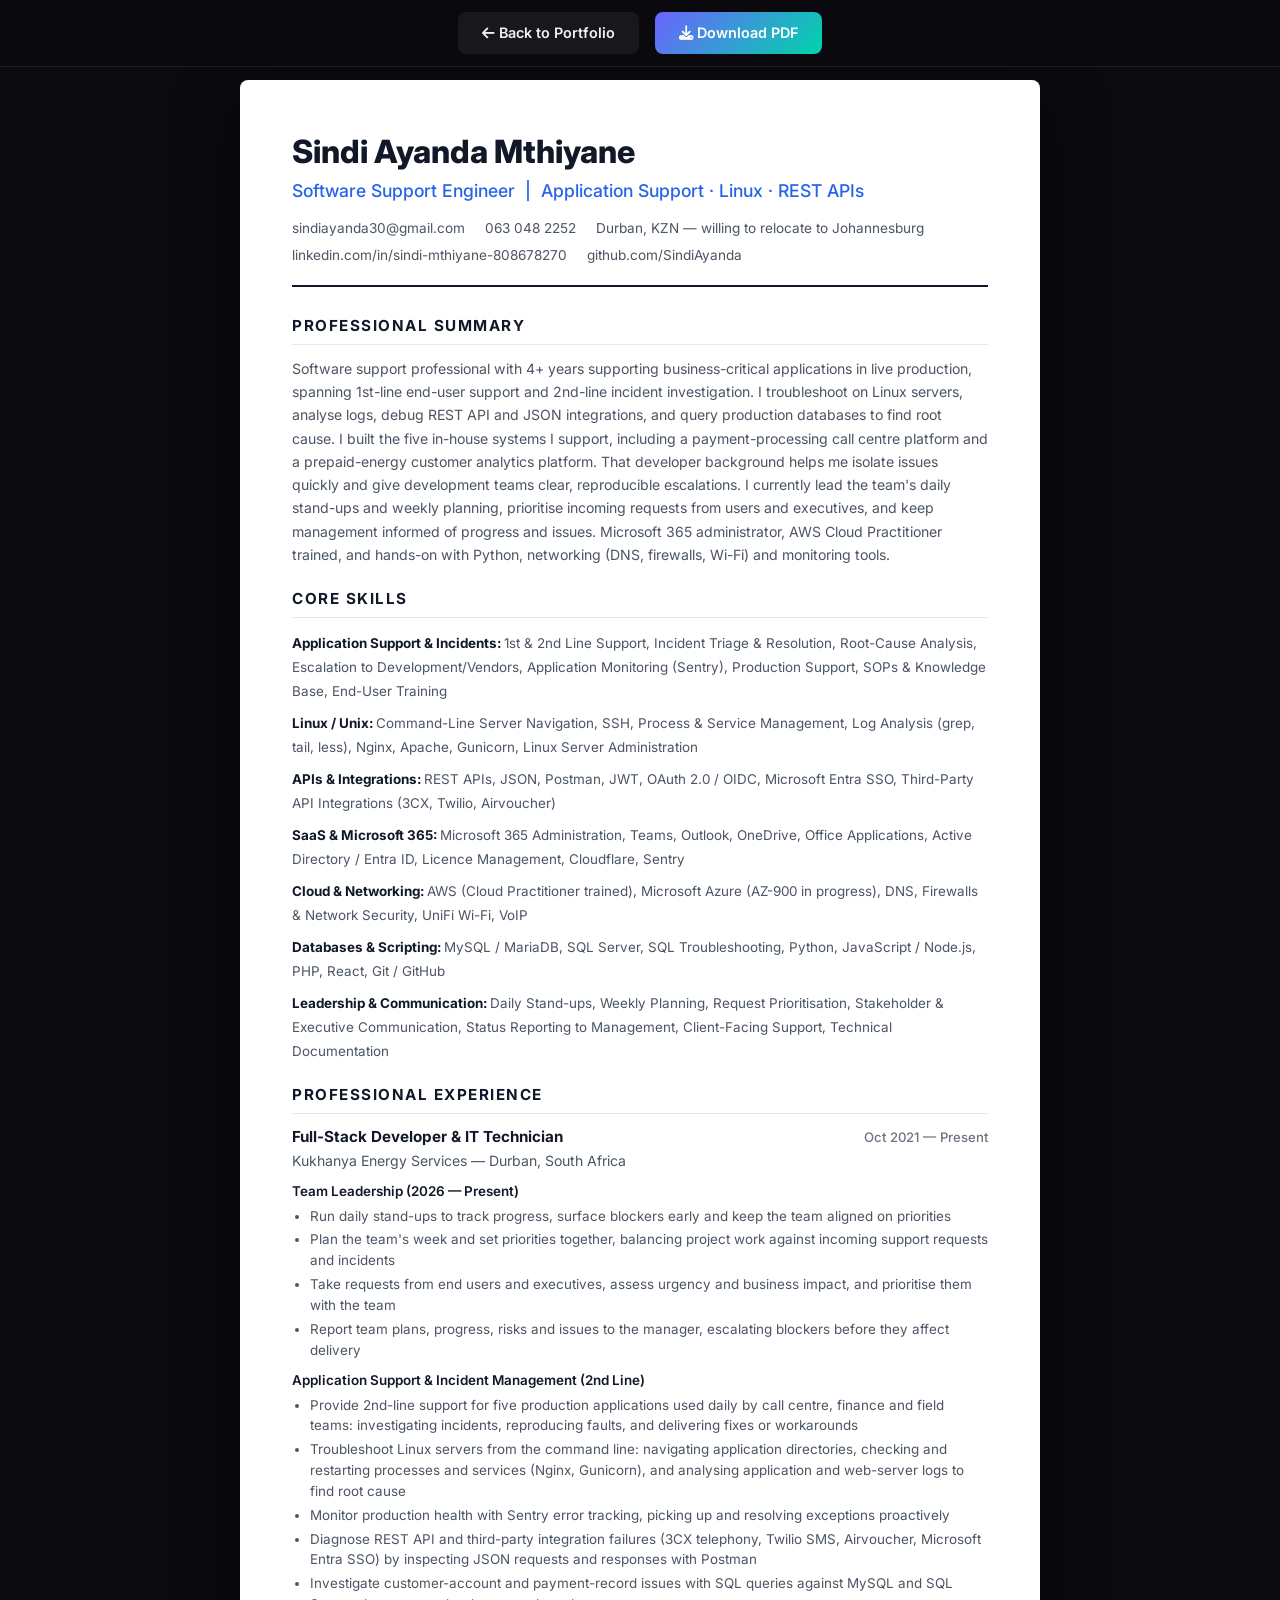
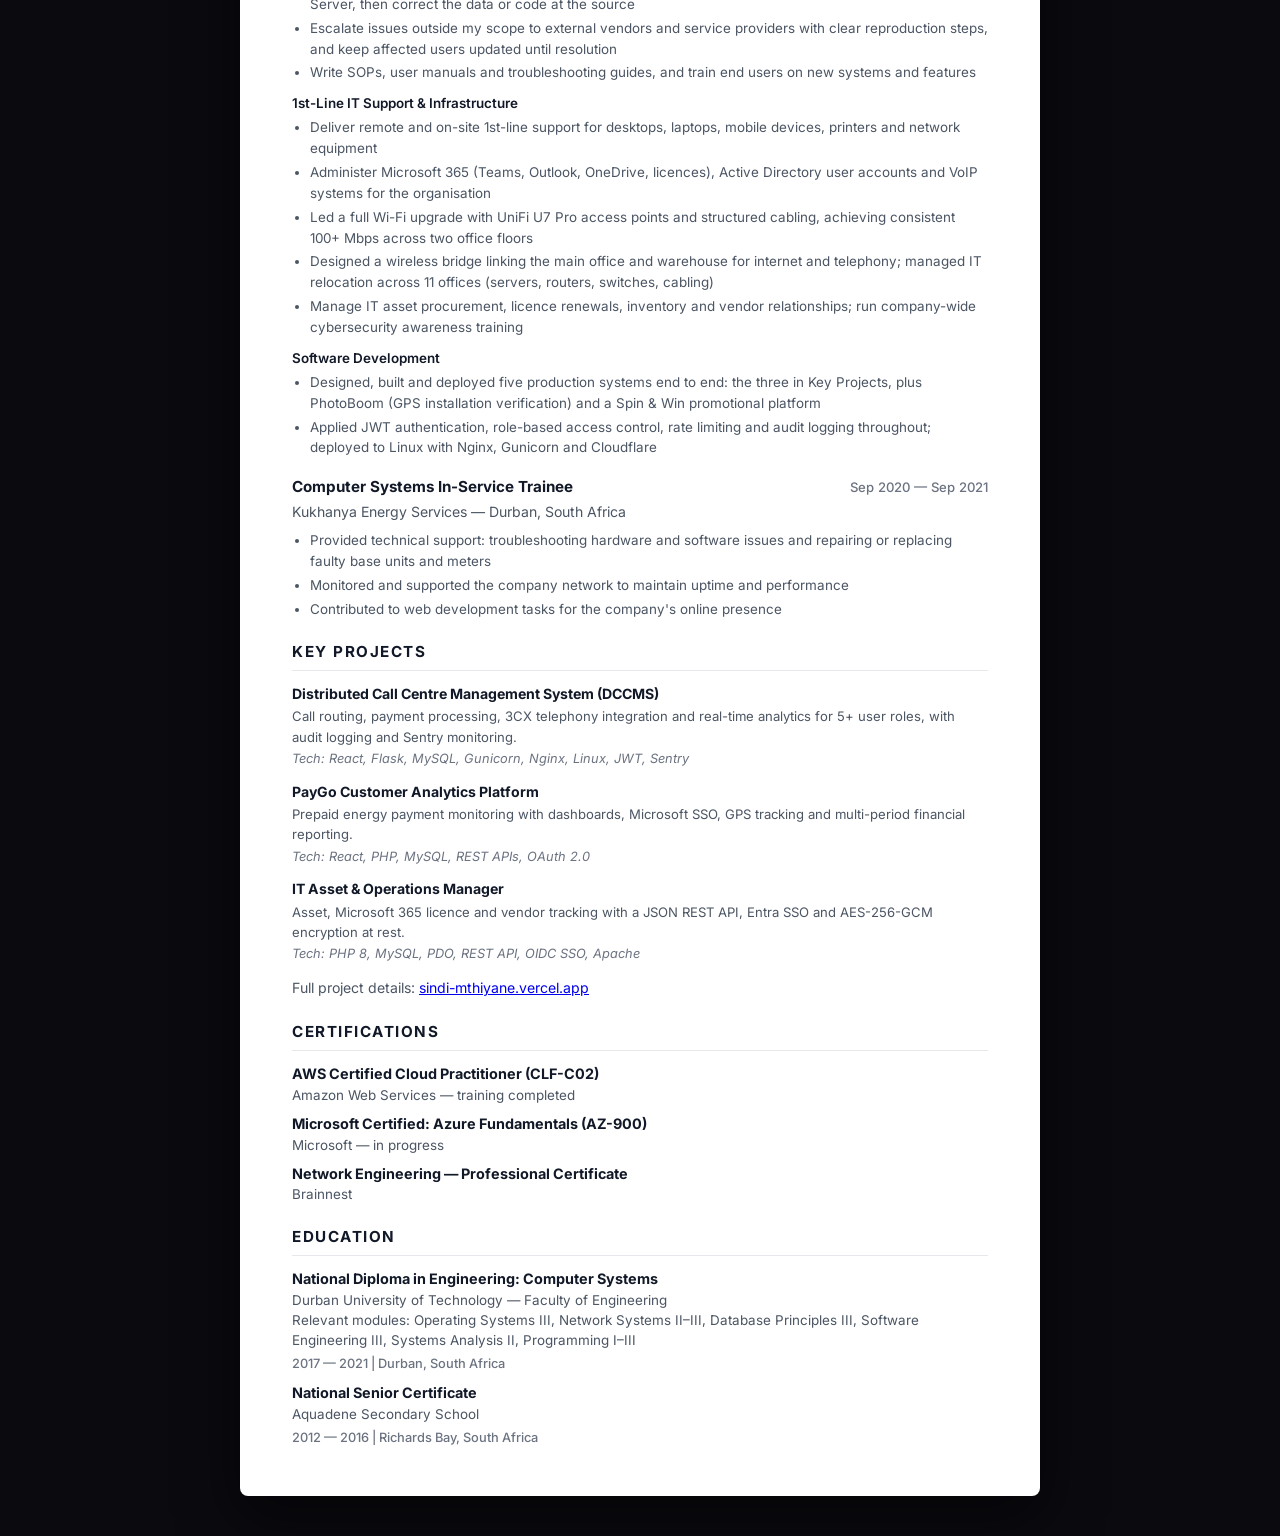
<file: cv-support.html>
<!DOCTYPE html>
<html lang="en">
<head>
    <meta charset="UTF-8">
    <meta name="viewport" content="width=device-width, initial-scale=1.0">
    <title>CV — Sindi Ayanda Mthiyane | Software Support Engineer</title>
    <link rel="icon" type="image/svg+xml" href="favicon.svg">
    <link href="https://fonts.googleapis.com/css2?family=Inter:wght@300;400;500;600;700;800&display=swap" rel="stylesheet">
    <link rel="stylesheet" href="https://cdnjs.cloudflare.com/ajax/libs/font-awesome/6.5.1/css/all.min.css">

    <!-- Microsoft Clarity — visitor analytics and session replay -->
    <script>
        (function (c, l, a, r, i, t, y) {
            if (l.location.hostname === "localhost" || l.location.hostname === "127.0.0.1") return;
            c[a] = c[a] || function () { (c[a].q = c[a].q || []).push(arguments) };
            t = l.createElement(r); t.async = 1; t.src = "https://www.clarity.ms/tag/" + i;
            y = l.getElementsByTagName(r)[0]; y.parentNode.insertBefore(t, y);
            c[a]("set", "host", l.location.hostname);
        })(window, document, "clarity", "script", "xxrcp3ax26");
    </script>

    <style>
        *, *::before, *::after { margin: 0; padding: 0; box-sizing: border-box; }

        :root {
            --primary: #2563eb;
            --bg: #0a0a0f;
            --bg-page: #fff;
            --text: #111827;
            --text-light: #4b5563;
            --text-muted: #6b7280;
            --border: #e5e7eb;
        }

        body {
            font-family: 'Inter', 'Segoe UI', Arial, sans-serif;
            background: var(--bg);
            color: var(--text);
            line-height: 1.5;
            -webkit-font-smoothing: antialiased;
        }

        .cv-actions {
            position: fixed;
            top: 0; left: 0; right: 0;
            z-index: 100;
            background: rgba(10, 10, 15, 0.95);
            backdrop-filter: blur(20px);
            border-bottom: 1px solid rgba(255,255,255,0.08);
            padding: 12px 24px;
            display: flex;
            justify-content: center;
            gap: 16px;
        }

        .cv-actions a, .cv-actions button {
            padding: 10px 24px;
            border-radius: 8px;
            font-size: 0.9rem;
            font-weight: 600;
            cursor: pointer;
            text-decoration: none;
            transition: 0.3s ease;
            border: none;
            font-family: inherit;
        }

        .btn-back {
            background: rgba(255,255,255,0.06);
            color: #f0f0f5;
            border: 1px solid rgba(255,255,255,0.1);
        }
        .btn-back:hover { border-color: rgba(255,255,255,0.25); }

        .btn-print {
            background: linear-gradient(135deg, #6c63ff, #00d4aa);
            color: white;
        }
        .btn-print:hover { transform: translateY(-1px); box-shadow: 0 4px 15px rgba(108,99,255,0.4); }

        /* ===== ATS-Friendly CV Layout ===== */
        .cv-page {
            max-width: 800px;
            margin: 80px auto 40px;
            background: var(--bg-page);
            border-radius: 8px;
            overflow: hidden;
            box-shadow: 0 20px 60px rgba(0,0,0,0.5);
            padding: 48px 52px;
        }

        /* Header — Simple, left-aligned for ATS */
        .cv-name {
            font-size: 2rem;
            font-weight: 800;
            color: var(--text);
            margin-bottom: 2px;
        }

        .cv-title {
            font-size: 1.1rem;
            font-weight: 500;
            color: var(--primary);
            margin-bottom: 14px;
        }

        .cv-contact {
            display: flex;
            flex-wrap: wrap;
            gap: 6px 20px;
            font-size: 0.85rem;
            color: var(--text-light);
            margin-bottom: 28px;
            padding-bottom: 20px;
            border-bottom: 2px solid var(--text);
        }

        .cv-contact span {
            white-space: nowrap;
        }

        .cv-contact a {
            color: var(--text-light);
            text-decoration: none;
        }

        /* Sections */
        .cv-section {
            margin-bottom: 22px;
        }

        .cv-section:last-child { margin-bottom: 0; }

        .cv-section h2 {
            font-size: 0.95rem;
            font-weight: 700;
            text-transform: uppercase;
            letter-spacing: 1.5px;
            color: var(--text);
            padding-bottom: 6px;
            border-bottom: 1.5px solid var(--border);
            margin-bottom: 12px;
        }

        /* Summary */
        .cv-summary {
            font-size: 0.88rem;
            color: var(--text-light);
            line-height: 1.65;
        }

        /* Experience entries */
        .cv-entry {
            margin-bottom: 18px;
        }
        .cv-entry:last-child { margin-bottom: 0; }

        .cv-entry-header {
            display: flex;
            justify-content: space-between;
            align-items: baseline;
            flex-wrap: wrap;
            gap: 4px;
            margin-bottom: 2px;
        }

        .cv-entry-title {
            font-size: 0.95rem;
            font-weight: 700;
            color: var(--text);
        }

        .cv-entry-date {
            font-size: 0.82rem;
            color: var(--text-muted);
            font-weight: 500;
        }

        .cv-entry-company {
            font-size: 0.88rem;
            color: var(--text-light);
            margin-bottom: 8px;
        }

        .cv-entry-subtitle {
            font-size: 0.84rem;
            font-weight: 600;
            color: var(--text);
            margin-top: 10px;
            margin-bottom: 4px;
        }

        .cv-entry ul {
            padding-left: 18px;
            list-style: disc;
        }

        .cv-entry li {
            font-size: 0.84rem;
            color: var(--text-light);
            line-height: 1.55;
            margin-bottom: 3px;
        }

        /* Skills — simple inline for ATS */
        .cv-skills-list {
            margin-bottom: 8px;
        }

        .cv-skills-list strong {
            font-size: 0.84rem;
            color: var(--text);
        }

        .cv-skills-list span {
            font-size: 0.84rem;
            color: var(--text-light);
        }

        /* Projects — simple list for ATS */
        .cv-project-entry {
            margin-bottom: 12px;
        }
        .cv-project-entry:last-child { margin-bottom: 0; }

        .cv-project-entry h3 {
            font-size: 0.88rem;
            font-weight: 700;
            color: var(--text);
            margin-bottom: 2px;
        }

        .cv-project-entry p {
            font-size: 0.82rem;
            color: var(--text-light);
            line-height: 1.55;
            margin-bottom: 2px;
        }

        .cv-project-entry .cv-tech-line {
            font-size: 0.8rem;
            color: var(--text-muted);
            font-style: italic;
        }

        /* Education */
        .cv-edu-entry {
            margin-bottom: 8px;
        }
        .cv-edu-entry:last-child { margin-bottom: 0; }

        .cv-edu-entry h3 {
            font-size: 0.9rem;
            font-weight: 700;
            color: var(--text);
        }

        .cv-edu-entry p {
            font-size: 0.84rem;
            color: var(--text-light);
        }

        .cv-edu-entry .cv-entry-date {
            font-size: 0.8rem;
        }

        /* ===== Print Styles ===== */
        @media print {
            body { background: white; }
            .cv-actions { display: none; }
            .cv-page {
                margin: 0;
                box-shadow: none;
                border-radius: 0;
                padding: 36px 44px;
            }
            @page { margin: 0.4in 0; size: A4; }
            .cv-entry { break-inside: avoid; }
            .cv-project-entry { break-inside: avoid; }
        }

        @media (max-width: 600px) {
            .cv-page { padding: 28px 24px; }
            .cv-name { font-size: 1.6rem; }
            .cv-entry-header { flex-direction: column; }
        }
    </style>
</head>
<body>
    <div class="cv-actions">
        <a href="index.html" class="btn-back"><i class="fas fa-arrow-left"></i> Back to Portfolio</a>
        <button class="btn-print" onclick="window.print()"><i class="fas fa-download"></i> Download PDF</button>
    </div>

    <div class="cv-page">
        <!-- Header -->
        <h1 class="cv-name">Sindi Ayanda Mthiyane</h1>
        <div class="cv-title">Software Support Engineer &nbsp;|&nbsp; Application Support · Linux · REST APIs</div>
        <div class="cv-contact">
            <span>sindiayanda30@gmail.com</span>
            <span>063 048 2252</span>
            <span>Durban, KZN — willing to relocate to Johannesburg</span>
            <span><a href="https://linkedin.com/in/sindi-mthiyane-808678270">linkedin.com/in/sindi-mthiyane-808678270</a></span>
            <span><a href="https://github.com/SindiAyanda">github.com/SindiAyanda</a></span>
        </div>

        <!-- Professional Summary -->
        <div class="cv-section">
            <h2>Professional Summary</h2>
            <p class="cv-summary">
                Software support professional with 4+ years supporting business-critical applications
                in live production, spanning 1st-line end-user support and 2nd-line incident investigation.
                I troubleshoot on Linux servers, analyse logs, debug REST API and JSON integrations, and
                query production databases to find root cause. I built the five in-house systems I
                support, including a payment-processing call centre platform and a prepaid-energy customer
                analytics platform. That developer background helps me isolate issues quickly and give
                development teams clear, reproducible escalations. I currently lead the team's daily
                stand-ups and weekly planning, prioritise incoming requests from users and executives, and
                keep management informed of progress and issues. Microsoft 365 administrator, AWS Cloud
                Practitioner trained, and hands-on with Python, networking (DNS, firewalls, Wi-Fi) and
                monitoring tools.
            </p>
        </div>

        <!-- Core Skills -->
        <div class="cv-section">
            <h2>Core Skills</h2>
            <div class="cv-skills-list">
                <strong>Application Support &amp; Incidents: </strong><span>1st &amp; 2nd Line Support, Incident Triage &amp; Resolution, Root-Cause Analysis, Escalation to Development/Vendors, Application Monitoring (Sentry), Production Support, SOPs &amp; Knowledge Base, End-User Training</span>
            </div>
            <div class="cv-skills-list">
                <strong>Linux / Unix: </strong><span>Command-Line Server Navigation, SSH, Process &amp; Service Management, Log Analysis (grep, tail, less), Nginx, Apache, Gunicorn, Linux Server Administration</span>
            </div>
            <div class="cv-skills-list">
                <strong>APIs &amp; Integrations: </strong><span>REST APIs, JSON, Postman, JWT, OAuth 2.0 / OIDC, Microsoft Entra SSO, Third-Party API Integrations (3CX, Twilio, Airvoucher)</span>
            </div>
            <div class="cv-skills-list">
                <strong>SaaS &amp; Microsoft 365: </strong><span>Microsoft 365 Administration, Teams, Outlook, OneDrive, Office Applications, Active Directory / Entra ID, Licence Management, Cloudflare, Sentry</span>
            </div>
            <div class="cv-skills-list">
                <strong>Cloud &amp; Networking: </strong><span>AWS (Cloud Practitioner trained), Microsoft Azure (AZ-900 in progress), DNS, Firewalls &amp; Network Security, UniFi Wi-Fi, VoIP</span>
            </div>
            <div class="cv-skills-list">
                <strong>Databases &amp; Scripting: </strong><span>MySQL / MariaDB, SQL Server, SQL Troubleshooting, Python, JavaScript / Node.js, PHP, React, Git / GitHub</span>
            </div>
            <div class="cv-skills-list">
                <strong>Leadership &amp; Communication: </strong><span>Daily Stand-ups, Weekly Planning, Request Prioritisation, Stakeholder &amp; Executive Communication, Status Reporting to Management, Client-Facing Support, Technical Documentation</span>
            </div>
        </div>

        <!-- Professional Experience -->
        <div class="cv-section">
            <h2>Professional Experience</h2>

            <div class="cv-entry">
                <div class="cv-entry-header">
                    <span class="cv-entry-title">Full-Stack Developer &amp; IT Technician</span>
                    <span class="cv-entry-date">Oct 2021 — Present</span>
                </div>
                <div class="cv-entry-company">Kukhanya Energy Services — Durban, South Africa</div>

                <div class="cv-entry-subtitle">Team Leadership (2026 — Present)</div>
                <ul>
                    <li>Run daily stand-ups to track progress, surface blockers early and keep the team aligned on priorities</li>
                    <li>Plan the team's week and set priorities together, balancing project work against incoming support requests and incidents</li>
                    <li>Take requests from end users and executives, assess urgency and business impact, and prioritise them with the team</li>
                    <li>Report team plans, progress, risks and issues to the manager, escalating blockers before they affect delivery</li>
                </ul>

                <div class="cv-entry-subtitle">Application Support &amp; Incident Management (2nd Line)</div>
                <ul>
                    <li>Provide 2nd-line support for five production applications used daily by call centre, finance and field teams: investigating incidents, reproducing faults, and delivering fixes or workarounds</li>
                    <li>Troubleshoot Linux servers from the command line: navigating application directories, checking and restarting processes and services (Nginx, Gunicorn), and analysing application and web-server logs to find root cause</li>
                    <li>Monitor production health with Sentry error tracking, picking up and resolving exceptions proactively</li>
                    <li>Diagnose REST API and third-party integration failures (3CX telephony, Twilio SMS, Airvoucher, Microsoft Entra SSO) by inspecting JSON requests and responses with Postman</li>
                    <li>Investigate customer-account and payment-record issues with SQL queries against MySQL and SQL Server, then correct the data or code at the source</li>
                    <li>Escalate issues outside my scope to external vendors and service providers with clear reproduction steps, and keep affected users updated until resolution</li>
                    <li>Write SOPs, user manuals and troubleshooting guides, and train end users on new systems and features</li>
                </ul>

                <div class="cv-entry-subtitle">1st-Line IT Support &amp; Infrastructure</div>
                <ul>
                    <li>Deliver remote and on-site 1st-line support for desktops, laptops, mobile devices, printers and network equipment</li>
                    <li>Administer Microsoft 365 (Teams, Outlook, OneDrive, licences), Active Directory user accounts and VoIP systems for the organisation</li>
                    <li>Led a full Wi-Fi upgrade with UniFi U7 Pro access points and structured cabling, achieving consistent 100+ Mbps across two office floors</li>
                    <li>Designed a wireless bridge linking the main office and warehouse for internet and telephony; managed IT relocation across 11 offices (servers, routers, switches, cabling)</li>
                    <li>Manage IT asset procurement, licence renewals, inventory and vendor relationships; run company-wide cybersecurity awareness training</li>
                </ul>

                <div class="cv-entry-subtitle">Software Development</div>
                <ul>
                    <li>Designed, built and deployed five production systems end to end: the three in Key Projects, plus PhotoBoom (GPS installation verification) and a Spin &amp; Win promotional platform</li>
                    <li>Applied JWT authentication, role-based access control, rate limiting and audit logging throughout; deployed to Linux with Nginx, Gunicorn and Cloudflare</li>
                </ul>
            </div>

            <div class="cv-entry">
                <div class="cv-entry-header">
                    <span class="cv-entry-title">Computer Systems In-Service Trainee</span>
                    <span class="cv-entry-date">Sep 2020 — Sep 2021</span>
                </div>
                <div class="cv-entry-company">Kukhanya Energy Services — Durban, South Africa</div>
                <ul>
                    <li>Provided technical support: troubleshooting hardware and software issues and repairing or replacing faulty base units and meters</li>
                    <li>Monitored and supported the company network to maintain uptime and performance</li>
                    <li>Contributed to web development tasks for the company's online presence</li>
                </ul>
            </div>
        </div>

        <!-- Key Projects -->
        <div class="cv-section">
            <h2>Key Projects</h2>

            <div class="cv-project-entry">
                <h3>Distributed Call Centre Management System (DCCMS)</h3>
                <p>Call routing, payment processing, 3CX telephony integration and real-time analytics for 5+ user roles, with audit logging and Sentry monitoring.</p>
                <p class="cv-tech-line">Tech: React, Flask, MySQL, Gunicorn, Nginx, Linux, JWT, Sentry</p>
            </div>

            <div class="cv-project-entry">
                <h3>PayGo Customer Analytics Platform</h3>
                <p>Prepaid energy payment monitoring with dashboards, Microsoft SSO, GPS tracking and multi-period financial reporting.</p>
                <p class="cv-tech-line">Tech: React, PHP, MySQL, REST APIs, OAuth 2.0</p>
            </div>

            <div class="cv-project-entry">
                <h3>IT Asset &amp; Operations Manager</h3>
                <p>Asset, Microsoft 365 licence and vendor tracking with a JSON REST API, Entra SSO and AES-256-GCM encryption at rest.</p>
                <p class="cv-tech-line">Tech: PHP 8, MySQL, PDO, REST API, OIDC SSO, Apache</p>
            </div>

            <p class="cv-summary">Full project details: <a href="https://sindi-mthiyane.vercel.app/#projects">sindi-mthiyane.vercel.app</a></p>
        </div>

        <!-- Certifications -->
        <div class="cv-section">
            <h2>Certifications</h2>
            <div class="cv-edu-entry">
                <h3>AWS Certified Cloud Practitioner (CLF-C02)</h3>
                <p>Amazon Web Services — training completed</p>
            </div>
            <div class="cv-edu-entry">
                <h3>Microsoft Certified: Azure Fundamentals (AZ-900)</h3>
                <p>Microsoft — in progress</p>
            </div>
            <div class="cv-edu-entry">
                <h3>Network Engineering — Professional Certificate</h3>
                <p>Brainnest</p>
            </div>
        </div>

        <!-- Education -->
        <div class="cv-section">
            <h2>Education</h2>
            <div class="cv-edu-entry">
                <h3>National Diploma in Engineering: Computer Systems</h3>
                <p>Durban University of Technology — Faculty of Engineering</p>
                <p>Relevant modules: Operating Systems III, Network Systems II–III, Database Principles III,
                Software Engineering III, Systems Analysis II, Programming I–III</p>
                <span class="cv-entry-date">2017 — 2021 | Durban, South Africa</span>
            </div>
            <div class="cv-edu-entry">
                <h3>National Senior Certificate</h3>
                <p>Aquadene Secondary School</p>
                <span class="cv-entry-date">2012 — 2016 | Richards Bay, South Africa</span>
            </div>
        </div>
    </div>
</body>
</html>
</file>
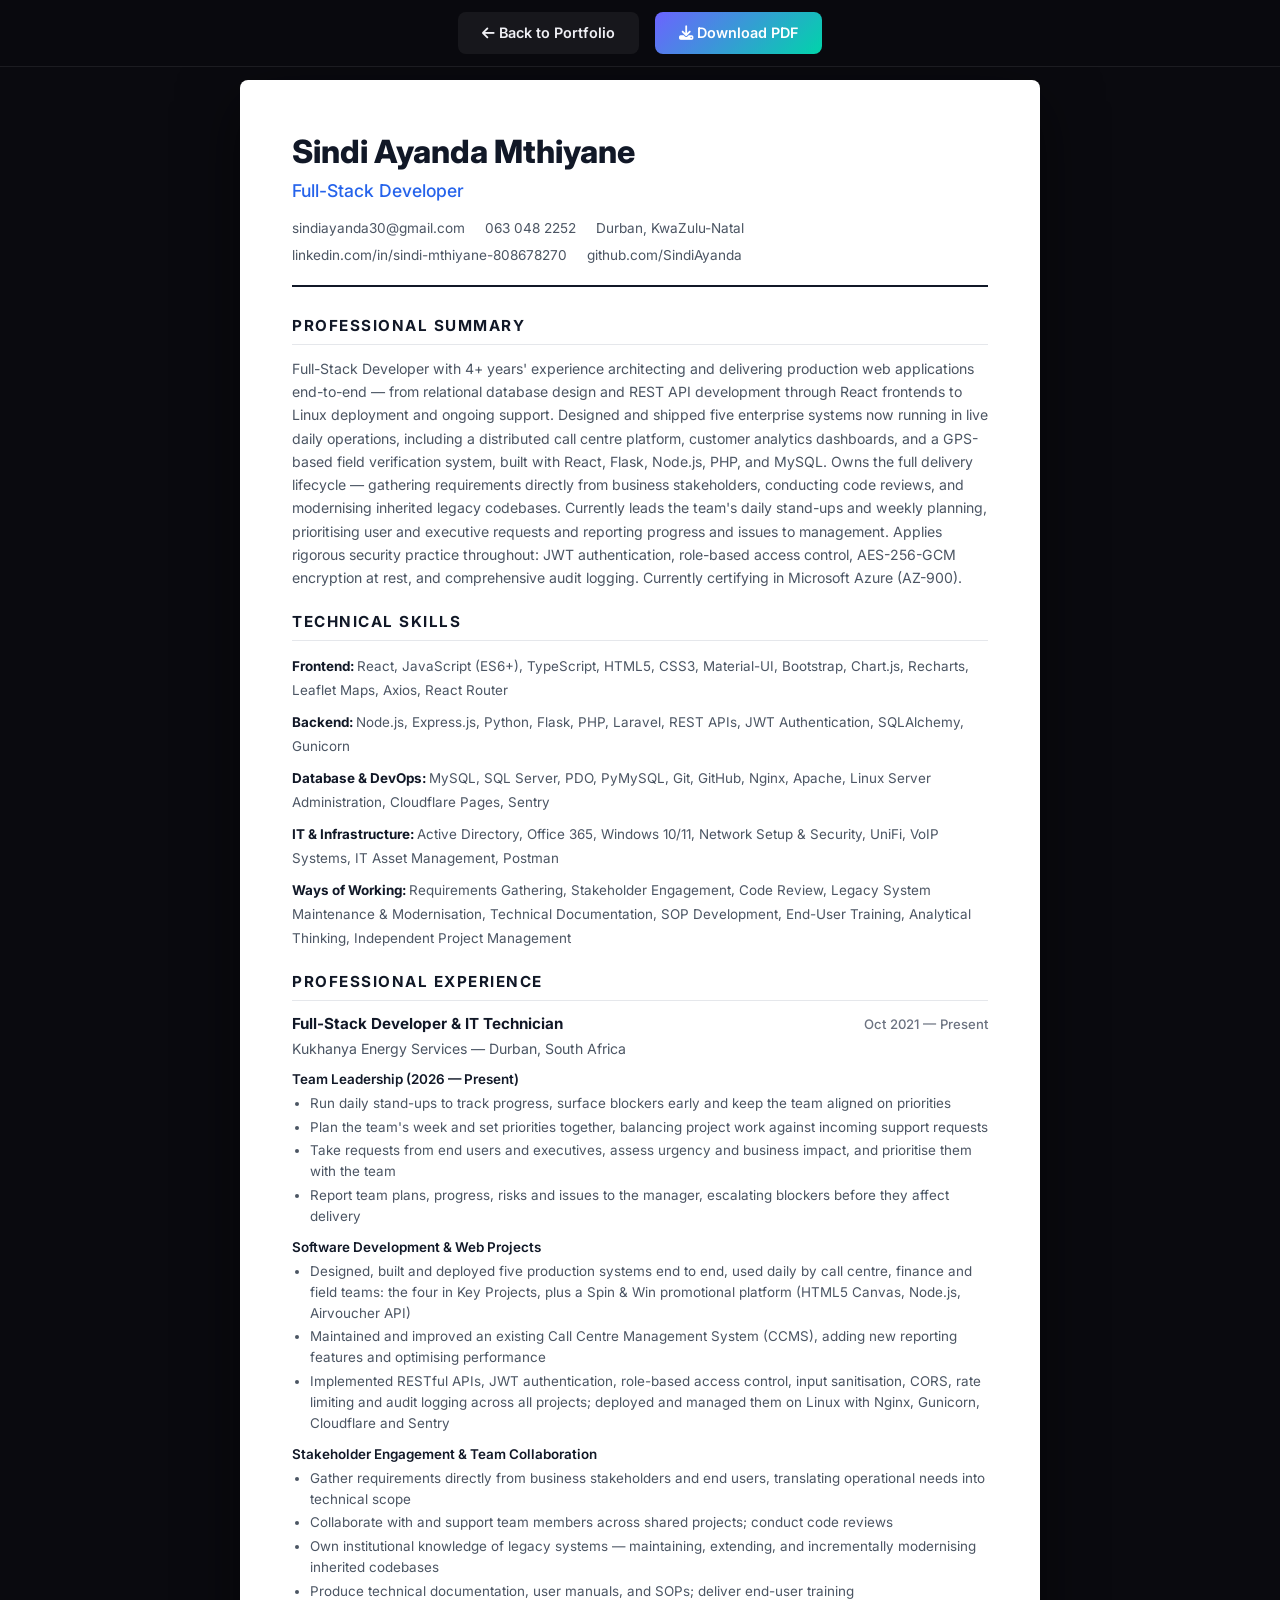
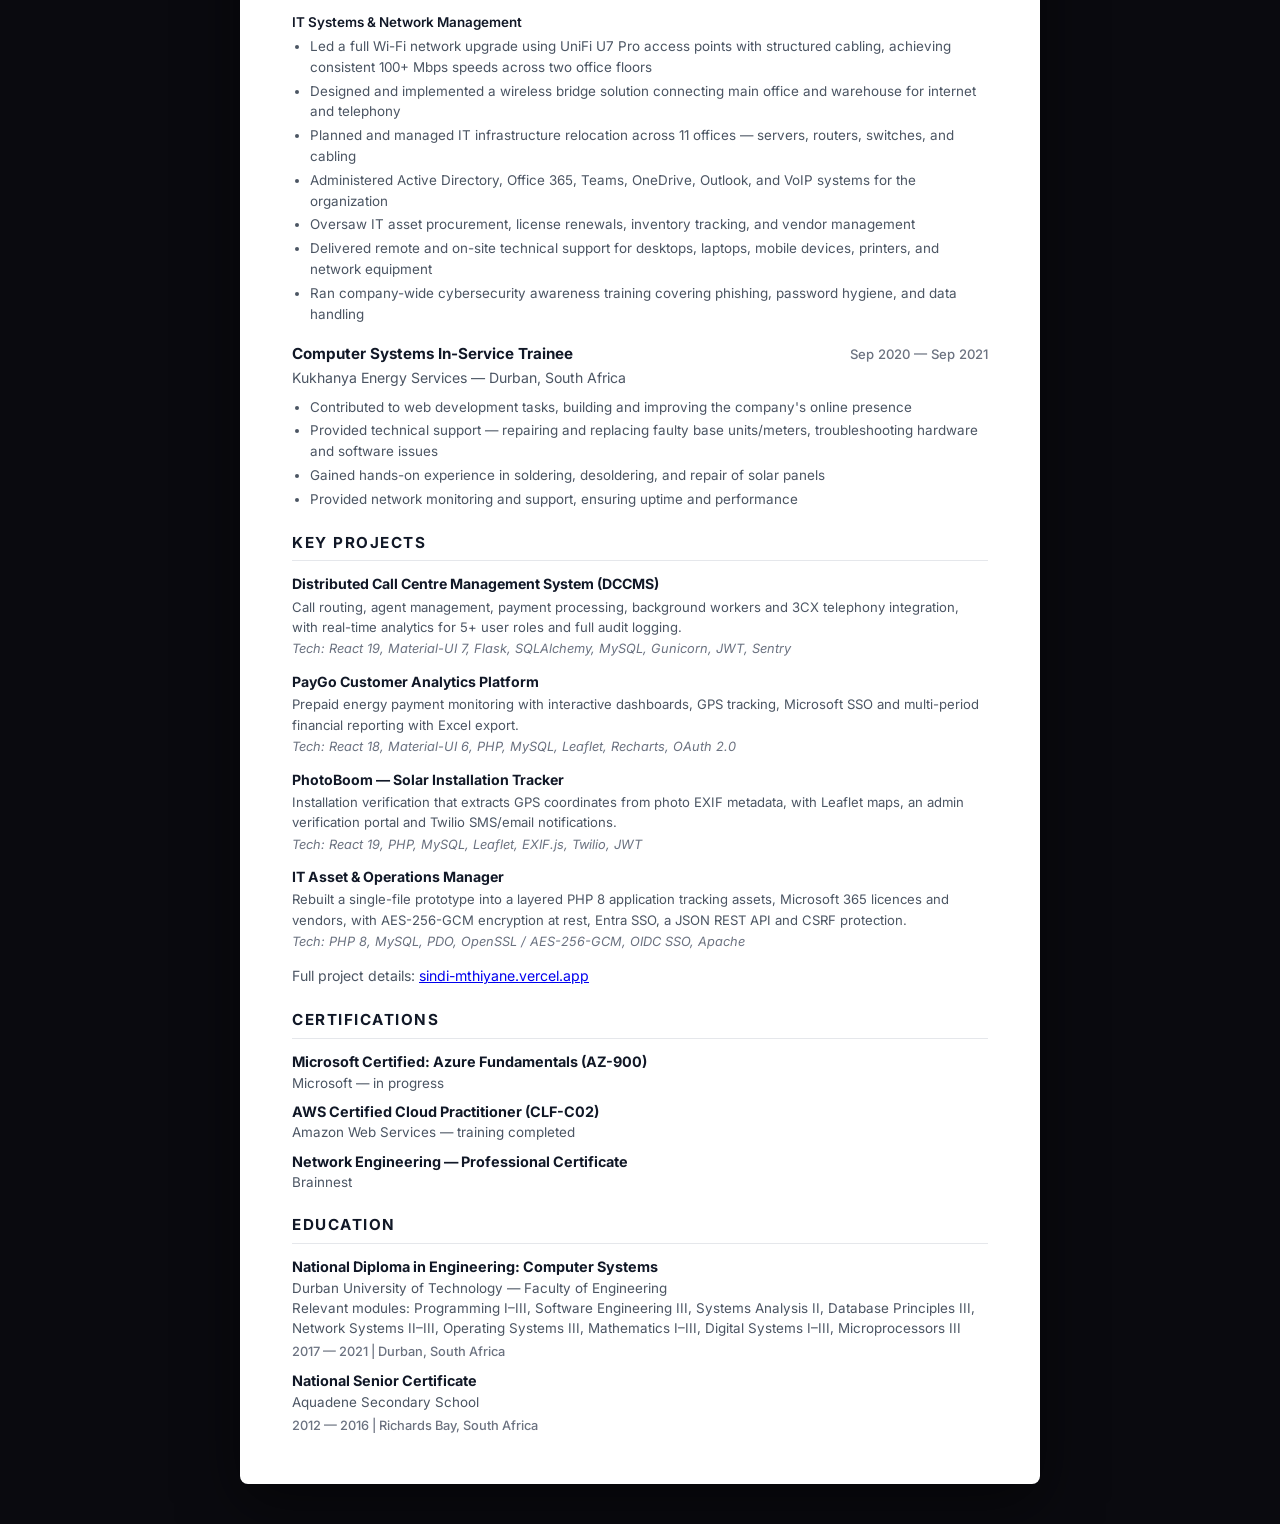
<file: cv.html>
<!DOCTYPE html>
<html lang="en">
<head>
    <meta charset="UTF-8">
    <meta name="viewport" content="width=device-width, initial-scale=1.0">
    <title>CV — Sindi Ayanda Mthiyane | Full-Stack Developer</title>
    <link rel="icon" type="image/svg+xml" href="favicon.svg">
    <link href="https://fonts.googleapis.com/css2?family=Inter:wght@300;400;500;600;700;800&display=swap" rel="stylesheet">
    <link rel="stylesheet" href="https://cdnjs.cloudflare.com/ajax/libs/font-awesome/6.5.1/css/all.min.css">

    <!-- Microsoft Clarity — visitor analytics and session replay -->
    <script>
        (function (c, l, a, r, i, t, y) {
            if (l.location.hostname === "localhost" || l.location.hostname === "127.0.0.1") return;
            c[a] = c[a] || function () { (c[a].q = c[a].q || []).push(arguments) };
            t = l.createElement(r); t.async = 1; t.src = "https://www.clarity.ms/tag/" + i;
            y = l.getElementsByTagName(r)[0]; y.parentNode.insertBefore(t, y);
            c[a]("set", "host", l.location.hostname);
        })(window, document, "clarity", "script", "xxrcp3ax26");
    </script>

    <style>
        *, *::before, *::after { margin: 0; padding: 0; box-sizing: border-box; }

        :root {
            --primary: #2563eb;
            --bg: #0a0a0f;
            --bg-page: #fff;
            --text: #111827;
            --text-light: #4b5563;
            --text-muted: #6b7280;
            --border: #e5e7eb;
        }

        body {
            font-family: 'Inter', 'Segoe UI', Arial, sans-serif;
            background: var(--bg);
            color: var(--text);
            line-height: 1.5;
            -webkit-font-smoothing: antialiased;
        }

        .cv-actions {
            position: fixed;
            top: 0; left: 0; right: 0;
            z-index: 100;
            background: rgba(10, 10, 15, 0.95);
            backdrop-filter: blur(20px);
            border-bottom: 1px solid rgba(255,255,255,0.08);
            padding: 12px 24px;
            display: flex;
            justify-content: center;
            gap: 16px;
        }

        .cv-actions a, .cv-actions button {
            padding: 10px 24px;
            border-radius: 8px;
            font-size: 0.9rem;
            font-weight: 600;
            cursor: pointer;
            text-decoration: none;
            transition: 0.3s ease;
            border: none;
            font-family: inherit;
        }

        .btn-back {
            background: rgba(255,255,255,0.06);
            color: #f0f0f5;
            border: 1px solid rgba(255,255,255,0.1);
        }
        .btn-back:hover { border-color: rgba(255,255,255,0.25); }

        .btn-print {
            background: linear-gradient(135deg, #6c63ff, #00d4aa);
            color: white;
        }
        .btn-print:hover { transform: translateY(-1px); box-shadow: 0 4px 15px rgba(108,99,255,0.4); }

        /* ===== ATS-Friendly CV Layout ===== */
        .cv-page {
            max-width: 800px;
            margin: 80px auto 40px;
            background: var(--bg-page);
            border-radius: 8px;
            overflow: hidden;
            box-shadow: 0 20px 60px rgba(0,0,0,0.5);
            padding: 48px 52px;
        }

        /* Header — Simple, left-aligned for ATS */
        .cv-name {
            font-size: 2rem;
            font-weight: 800;
            color: var(--text);
            margin-bottom: 2px;
        }

        .cv-title {
            font-size: 1.1rem;
            font-weight: 500;
            color: var(--primary);
            margin-bottom: 14px;
        }

        .cv-contact {
            display: flex;
            flex-wrap: wrap;
            gap: 6px 20px;
            font-size: 0.85rem;
            color: var(--text-light);
            margin-bottom: 28px;
            padding-bottom: 20px;
            border-bottom: 2px solid var(--text);
        }

        .cv-contact span {
            white-space: nowrap;
        }

        .cv-contact a {
            color: var(--text-light);
            text-decoration: none;
        }

        /* Sections */
        .cv-section {
            margin-bottom: 22px;
        }

        .cv-section:last-child { margin-bottom: 0; }

        .cv-section h2 {
            font-size: 0.95rem;
            font-weight: 700;
            text-transform: uppercase;
            letter-spacing: 1.5px;
            color: var(--text);
            padding-bottom: 6px;
            border-bottom: 1.5px solid var(--border);
            margin-bottom: 12px;
        }

        /* Summary */
        .cv-summary {
            font-size: 0.88rem;
            color: var(--text-light);
            line-height: 1.65;
        }

        /* Experience entries */
        .cv-entry {
            margin-bottom: 18px;
        }
        .cv-entry:last-child { margin-bottom: 0; }

        .cv-entry-header {
            display: flex;
            justify-content: space-between;
            align-items: baseline;
            flex-wrap: wrap;
            gap: 4px;
            margin-bottom: 2px;
        }

        .cv-entry-title {
            font-size: 0.95rem;
            font-weight: 700;
            color: var(--text);
        }

        .cv-entry-date {
            font-size: 0.82rem;
            color: var(--text-muted);
            font-weight: 500;
        }

        .cv-entry-company {
            font-size: 0.88rem;
            color: var(--text-light);
            margin-bottom: 8px;
        }

        .cv-entry-subtitle {
            font-size: 0.84rem;
            font-weight: 600;
            color: var(--text);
            margin-top: 10px;
            margin-bottom: 4px;
        }

        .cv-entry ul {
            padding-left: 18px;
            list-style: disc;
        }

        .cv-entry li {
            font-size: 0.84rem;
            color: var(--text-light);
            line-height: 1.55;
            margin-bottom: 3px;
        }

        /* Skills — simple inline for ATS */
        .cv-skills-list {
            margin-bottom: 8px;
        }

        .cv-skills-list strong {
            font-size: 0.84rem;
            color: var(--text);
        }

        .cv-skills-list span {
            font-size: 0.84rem;
            color: var(--text-light);
        }

        /* Projects — simple list for ATS */
        .cv-project-entry {
            margin-bottom: 12px;
        }
        .cv-project-entry:last-child { margin-bottom: 0; }

        .cv-project-entry h3 {
            font-size: 0.88rem;
            font-weight: 700;
            color: var(--text);
            margin-bottom: 2px;
        }

        .cv-project-entry p {
            font-size: 0.82rem;
            color: var(--text-light);
            line-height: 1.55;
            margin-bottom: 2px;
        }

        .cv-project-entry .cv-tech-line {
            font-size: 0.8rem;
            color: var(--text-muted);
            font-style: italic;
        }

        /* Education */
        .cv-edu-entry {
            margin-bottom: 8px;
        }
        .cv-edu-entry:last-child { margin-bottom: 0; }

        .cv-edu-entry h3 {
            font-size: 0.9rem;
            font-weight: 700;
            color: var(--text);
        }

        .cv-edu-entry p {
            font-size: 0.84rem;
            color: var(--text-light);
        }

        .cv-edu-entry .cv-entry-date {
            font-size: 0.8rem;
        }

        /* ===== Print Styles ===== */
        @media print {
            body { background: white; }
            .cv-actions { display: none; }
            .cv-page {
                margin: 0;
                box-shadow: none;
                border-radius: 0;
                padding: 36px 44px;
            }
            @page { margin: 0.4in 0; size: A4; }
            /* Let long job entries flow across pages; keep headings with their content */
            .cv-entry { break-inside: auto; }
            .cv-section h2, .cv-entry-header, .cv-entry-company, .cv-entry-subtitle { break-after: avoid; }
            .cv-entry li { break-inside: avoid; }
            .cv-project-entry, .cv-edu-entry { break-inside: avoid; }
        }

        @media (max-width: 600px) {
            .cv-page { padding: 28px 24px; }
            .cv-name { font-size: 1.6rem; }
            .cv-entry-header { flex-direction: column; }
        }
    </style>
</head>
<body>
    <div class="cv-actions">
        <a href="index.html" class="btn-back"><i class="fas fa-arrow-left"></i> Back to Portfolio</a>
        <button class="btn-print" onclick="window.print()"><i class="fas fa-download"></i> Download PDF</button>
    </div>

    <div class="cv-page">
        <!-- Header -->
        <h1 class="cv-name">Sindi Ayanda Mthiyane</h1>
        <div class="cv-title">Full-Stack Developer</div>
        <div class="cv-contact">
            <span>sindiayanda30@gmail.com</span>
            <span>063 048 2252</span>
            <span>Durban, KwaZulu-Natal</span>
            <span><a href="https://linkedin.com/in/sindi-mthiyane-808678270">linkedin.com/in/sindi-mthiyane-808678270</a></span>
            <span><a href="https://github.com/SindiAyanda">github.com/SindiAyanda</a></span>
        </div>

        <!-- Professional Summary -->
        <div class="cv-section">
            <h2>Professional Summary</h2>
            <p class="cv-summary">
                Full-Stack Developer with 4+ years' experience architecting and delivering production
                web applications end-to-end — from relational database design and REST API development
                through React frontends to Linux deployment and ongoing support. Designed and shipped
                five enterprise systems now running in live daily operations, including a distributed
                call centre platform, customer analytics dashboards, and a GPS-based field verification
                system, built with React, Flask, Node.js, PHP, and MySQL. Owns the full delivery
                lifecycle — gathering requirements directly from business stakeholders, conducting code
                reviews, and modernising inherited legacy codebases. Currently leads the team's daily
                stand-ups and weekly planning, prioritising user and executive requests and reporting
                progress and issues to management. Applies rigorous security practice
                throughout: JWT authentication, role-based access control, AES-256-GCM encryption at
                rest, and comprehensive audit logging. Currently certifying in Microsoft Azure (AZ-900).
            </p>
        </div>

        <!-- Technical Skills -->
        <div class="cv-section">
            <h2>Technical Skills</h2>
            <div class="cv-skills-list">
                <strong>Frontend: </strong><span>React, JavaScript (ES6+), TypeScript, HTML5, CSS3, Material-UI, Bootstrap, Chart.js, Recharts, Leaflet Maps, Axios, React Router</span>
            </div>
            <div class="cv-skills-list">
                <strong>Backend: </strong><span>Node.js, Express.js, Python, Flask, PHP, Laravel, REST APIs, JWT Authentication, SQLAlchemy, Gunicorn</span>
            </div>
            <div class="cv-skills-list">
                <strong>Database & DevOps: </strong><span>MySQL, SQL Server, PDO, PyMySQL, Git, GitHub, Nginx, Apache, Linux Server Administration, Cloudflare Pages, Sentry</span>
            </div>
            <div class="cv-skills-list">
                <strong>IT & Infrastructure: </strong><span>Active Directory, Office 365, Windows 10/11, Network Setup & Security, UniFi, VoIP Systems, IT Asset Management, Postman</span>
            </div>
            <div class="cv-skills-list">
                <strong>Ways of Working: </strong><span>Requirements Gathering, Stakeholder Engagement, Code Review, Legacy System Maintenance &amp; Modernisation, Technical Documentation, SOP Development, End-User Training, Analytical Thinking, Independent Project Management</span>
            </div>
        </div>

        <!-- Professional Experience -->
        <div class="cv-section">
            <h2>Professional Experience</h2>

            <div class="cv-entry">
                <div class="cv-entry-header">
                    <span class="cv-entry-title">Full-Stack Developer &amp; IT Technician</span>
                    <span class="cv-entry-date">Oct 2021 — Present</span>
                </div>
                <div class="cv-entry-company">Kukhanya Energy Services — Durban, South Africa</div>

                <div class="cv-entry-subtitle">Team Leadership (2026 — Present)</div>
                <ul>
                    <li>Run daily stand-ups to track progress, surface blockers early and keep the team aligned on priorities</li>
                    <li>Plan the team's week and set priorities together, balancing project work against incoming support requests</li>
                    <li>Take requests from end users and executives, assess urgency and business impact, and prioritise them with the team</li>
                    <li>Report team plans, progress, risks and issues to the manager, escalating blockers before they affect delivery</li>
                </ul>

                <div class="cv-entry-subtitle">Software Development & Web Projects</div>
                <ul>
                    <li>Designed, built and deployed five production systems end to end, used daily by call centre, finance and field teams: the four in Key Projects, plus a Spin &amp; Win promotional platform (HTML5 Canvas, Node.js, Airvoucher API)</li>
                    <li>Maintained and improved an existing Call Centre Management System (CCMS), adding new reporting features and optimising performance</li>
                    <li>Implemented RESTful APIs, JWT authentication, role-based access control, input sanitisation, CORS, rate limiting and audit logging across all projects; deployed and managed them on Linux with Nginx, Gunicorn, Cloudflare and Sentry</li>
                </ul>

                <div class="cv-entry-subtitle">Stakeholder Engagement & Team Collaboration</div>
                <ul>
                    <li>Gather requirements directly from business stakeholders and end users, translating operational needs into technical scope</li>
                    <li>Collaborate with and support team members across shared projects; conduct code reviews</li>
                    <li>Own institutional knowledge of legacy systems — maintaining, extending, and incrementally modernising inherited codebases</li>
                    <li>Produce technical documentation, user manuals, and SOPs; deliver end-user training</li>
                </ul>

                <div class="cv-entry-subtitle">IT Systems & Network Management</div>
                <ul>
                    <li>Led a full Wi-Fi network upgrade using UniFi U7 Pro access points with structured cabling, achieving consistent 100+ Mbps speeds across two office floors</li>
                    <li>Designed and implemented a wireless bridge solution connecting main office and warehouse for internet and telephony</li>
                    <li>Planned and managed IT infrastructure relocation across 11 offices — servers, routers, switches, and cabling</li>
                    <li>Administered Active Directory, Office 365, Teams, OneDrive, Outlook, and VoIP systems for the organization</li>
                    <li>Oversaw IT asset procurement, license renewals, inventory tracking, and vendor management</li>
                    <li>Delivered remote and on-site technical support for desktops, laptops, mobile devices, printers, and network equipment</li>
                    <li>Ran company-wide cybersecurity awareness training covering phishing, password hygiene, and data handling</li>
                </ul>
            </div>

            <div class="cv-entry">
                <div class="cv-entry-header">
                    <span class="cv-entry-title">Computer Systems In-Service Trainee</span>
                    <span class="cv-entry-date">Sep 2020 — Sep 2021</span>
                </div>
                <div class="cv-entry-company">Kukhanya Energy Services — Durban, South Africa</div>
                <ul>
                    <li>Contributed to web development tasks, building and improving the company's online presence</li>
                    <li>Provided technical support — repairing and replacing faulty base units/meters, troubleshooting hardware and software issues</li>
                    <li>Gained hands-on experience in soldering, desoldering, and repair of solar panels</li>
                    <li>Provided network monitoring and support, ensuring uptime and performance</li>
                </ul>
            </div>
        </div>

        <!-- Key Projects -->
        <div class="cv-section">
            <h2>Key Projects</h2>

            <div class="cv-project-entry">
                <h3>Distributed Call Centre Management System (DCCMS)</h3>
                <p>Call routing, agent management, payment processing, background workers and 3CX telephony integration, with real-time analytics for 5+ user roles and full audit logging.</p>
                <p class="cv-tech-line">Tech: React 19, Material-UI 7, Flask, SQLAlchemy, MySQL, Gunicorn, JWT, Sentry</p>
            </div>

            <div class="cv-project-entry">
                <h3>PayGo Customer Analytics Platform</h3>
                <p>Prepaid energy payment monitoring with interactive dashboards, GPS tracking, Microsoft SSO and multi-period financial reporting with Excel export.</p>
                <p class="cv-tech-line">Tech: React 18, Material-UI 6, PHP, MySQL, Leaflet, Recharts, OAuth 2.0</p>
            </div>

            <div class="cv-project-entry">
                <h3>PhotoBoom — Solar Installation Tracker</h3>
                <p>Installation verification that extracts GPS coordinates from photo EXIF metadata, with Leaflet maps, an admin verification portal and Twilio SMS/email notifications.</p>
                <p class="cv-tech-line">Tech: React 19, PHP, MySQL, Leaflet, EXIF.js, Twilio, JWT</p>
            </div>

            <div class="cv-project-entry">
                <h3>IT Asset &amp; Operations Manager</h3>
                <p>Rebuilt a single-file prototype into a layered PHP 8 application tracking assets, Microsoft 365 licences and vendors, with AES-256-GCM encryption at rest, Entra SSO, a JSON REST API and CSRF protection.</p>
                <p class="cv-tech-line">Tech: PHP 8, MySQL, PDO, OpenSSL / AES-256-GCM, OIDC SSO, Apache</p>
            </div>

            <p class="cv-summary">Full project details: <a href="https://sindi-mthiyane.vercel.app/#projects">sindi-mthiyane.vercel.app</a></p>
        </div>

        <!-- Certifications -->
        <div class="cv-section">
            <h2>Certifications</h2>
            <div class="cv-edu-entry">
                <h3>Microsoft Certified: Azure Fundamentals (AZ-900)</h3>
                <p>Microsoft — in progress</p>
            </div>
            <div class="cv-edu-entry">
                <h3>AWS Certified Cloud Practitioner (CLF-C02)</h3>
                <p>Amazon Web Services — training completed</p>
            </div>
            <div class="cv-edu-entry">
                <h3>Network Engineering — Professional Certificate</h3>
                <p>Brainnest</p>
            </div>
        </div>

        <!-- Education -->
        <div class="cv-section">
            <h2>Education</h2>
            <div class="cv-edu-entry">
                <h3>National Diploma in Engineering: Computer Systems</h3>
                <p>Durban University of Technology — Faculty of Engineering</p>
                <p>Relevant modules: Programming I–III, Software Engineering III, Systems Analysis II,
                Database Principles III, Network Systems II–III, Operating Systems III,
                Mathematics I–III, Digital Systems I–III, Microprocessors III</p>
                <span class="cv-entry-date">2017 — 2021 | Durban, South Africa</span>
            </div>
            <div class="cv-edu-entry">
                <h3>National Senior Certificate</h3>
                <p>Aquadene Secondary School</p>
                <span class="cv-entry-date">2012 — 2016 | Richards Bay, South Africa</span>
            </div>
        </div>
    </div>
</body>
</html>
</file>
